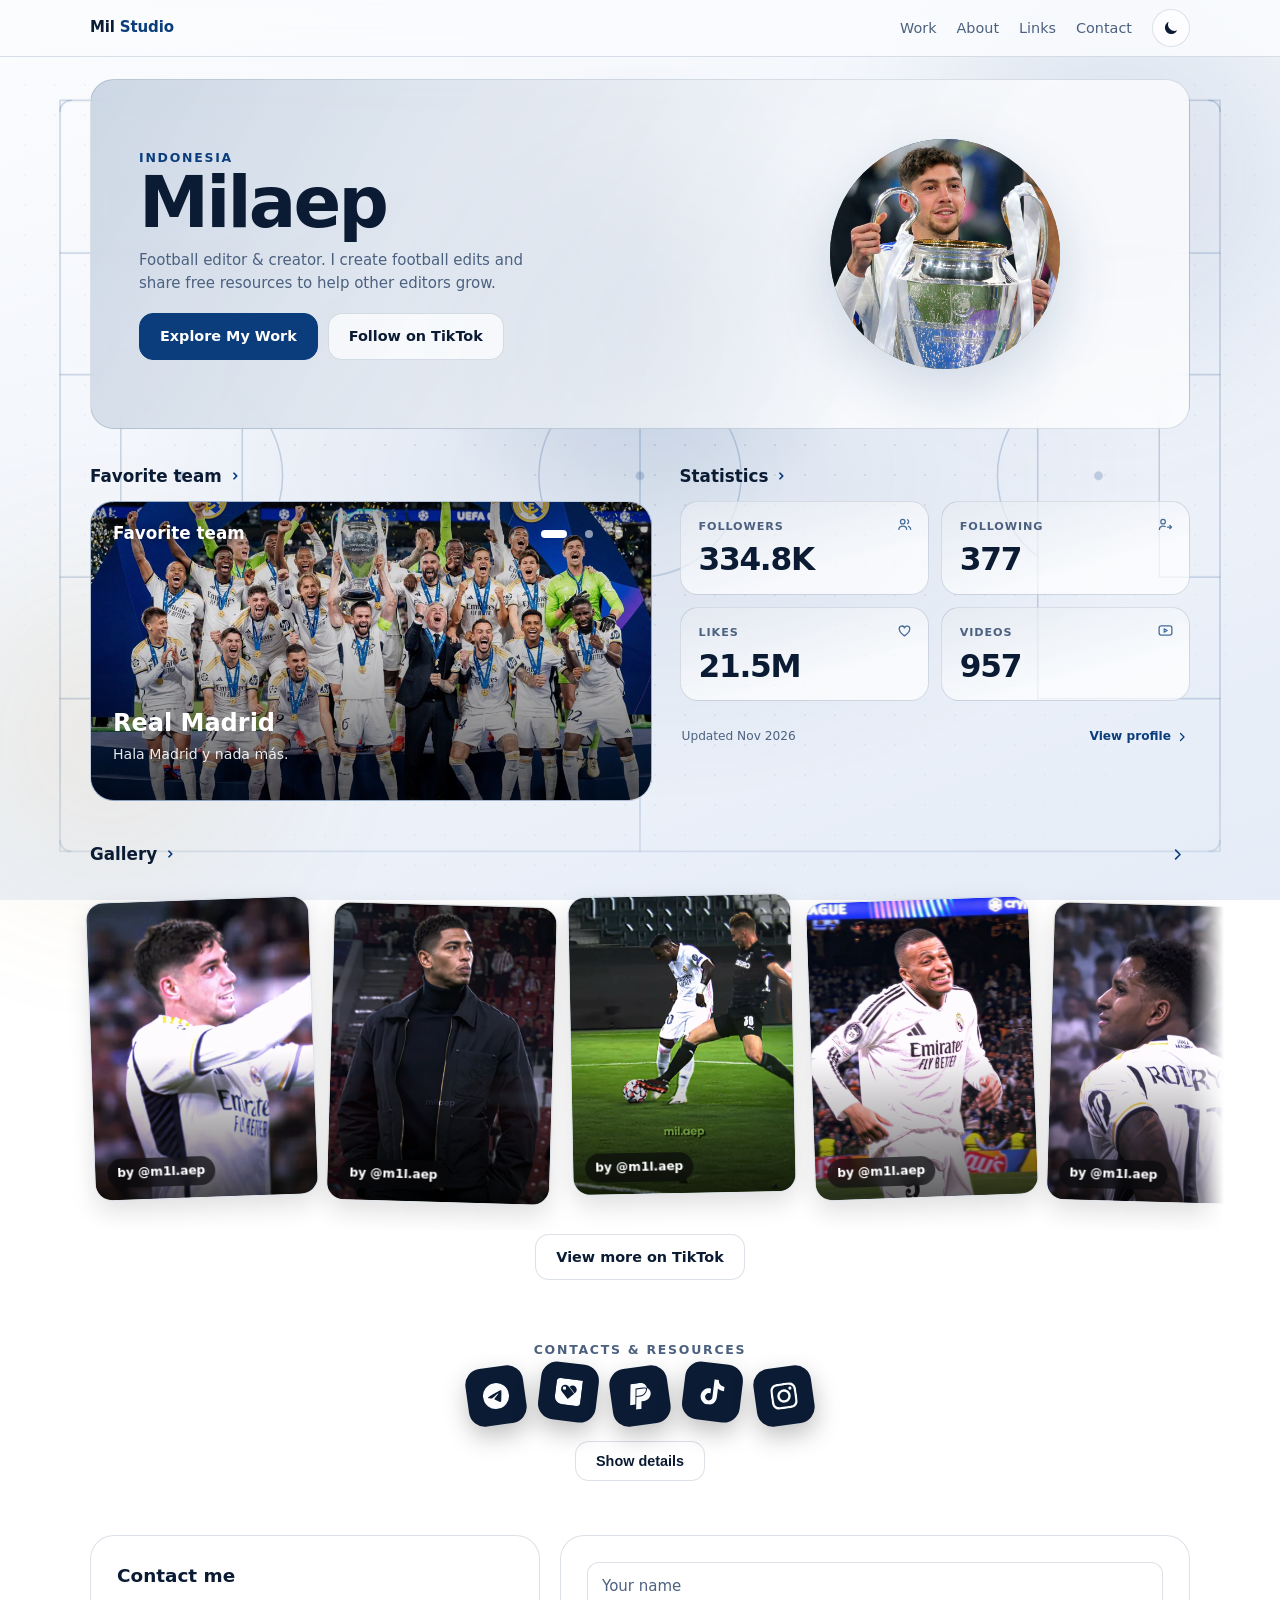
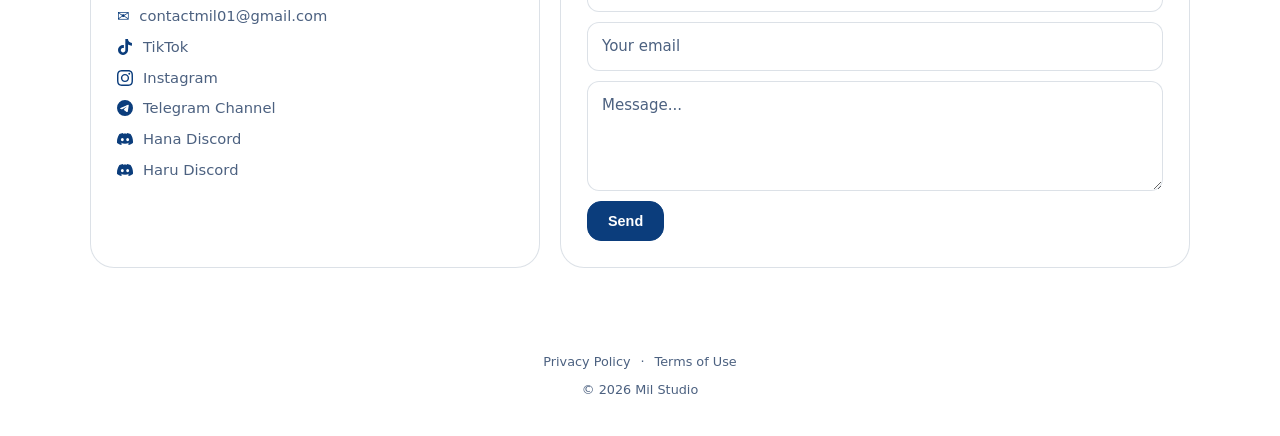
<file: index.html>
<!DOCTYPE html>
<html lang="en" data-theme="pitch">
<head>
<meta charset="utf-8">
<meta name="viewport" content="width=device-width, initial-scale=1, viewport-fit=cover">
<title>Mil Studio</title>
<meta name="description" content="Milaep is a football editor and creator from Indonesia sharing edits and free resources to help other editors grow.">
<link rel="canonical" href="https://milaep.github.io/milstudio/">
<meta property="og:title" content="Mil Studio — Football editor &amp; creator">
<meta property="og:description" content="Football edits, free comps, presets and a community for editors.">
<meta property="og:type" content="website">
<meta property="og:site_name" content="Mil Studio">
<meta property="og:url" content="https://milaep.github.io/milstudio/">
<meta property="og:image" content="https://milaep.github.io/milstudio/Images/avatar.jpeg">
<meta property="og:image:alt" content="Milaep">
<meta name="twitter:card" content="summary_large_image">
<meta name="twitter:title" content="Mil Studio — Football editor &amp; creator">
<meta name="twitter:description" content="Football edits, free comps, presets and a community for editors.">
<meta name="twitter:image" content="https://milaep.github.io/milstudio/Images/avatar.jpeg">
<meta name="twitter:image:alt" content="Milaep">
<meta name="theme-color" content="#FBFCFE">
<!-- If you move to a custom domain, update the three absolute URLs above + sitemap.xml + robots.txt -->
<script type="application/ld+json">
{"@context":"https://schema.org","@type":"Person","name":"Milaep","alternateName":"Mil Studio","jobTitle":"Football editor & content creator","description":"Football editor and creator sharing football edits, free comps and editing presets.","url":"https://milaep.github.io/milstudio/","image":"https://milaep.github.io/milstudio/Images/avatar.jpeg","sameAs":["https://tiktok.com/@m1l.aep","https://instagram.com/m1l.aep"]}
</script>
<link rel="icon" href="data:image/svg+xml,%3Csvg xmlns='http://www.w3.org/2000/svg' viewBox='0 0 64 64'%3E%3Crect width='64' height='64' rx='16' fill='%230B3D7C'/%3E%3Ctext x='32' y='44' font-size='36' font-family='sans-serif' font-weight='800' text-anchor='middle' fill='%23F6C445'%3EM%3C/text%3E%3C/svg%3E">
<script>(function(){try{var t=localStorage.getItem("mil-theme");if(t!=="night"&&t!=="pitch")t=matchMedia("(prefers-color-scheme: dark)").matches?"night":"pitch";document.documentElement.dataset.theme=t;var m=document.querySelector('meta[name="theme-color"]');if(m)m.content=t==="night"?"#09090B":"#FBFCFE"}catch(e){}})()</script>
<link rel="stylesheet" href="style.css">
</head>
<body>
<div class="bg" aria-hidden="true"><div class="pitch" id="pitch"><svg class="lines" viewBox="0 0 1050 680" fill="none"><rect x="0" y="0" width="1050" height="680"/><path d="M525 0V680"/><circle cx="525" cy="340" r="91.5"/><circle cx="525" cy="340" r="4" fill="currentColor" stroke="none"/><g><path d="M0 138.4h165v403.2H0"/><path d="M0 248.4h55v183.2H0"/><circle cx="110" cy="340" r="4" fill="currentColor" stroke="none"/><path d="M165 266.9a91.5 91.5 0 0 1 0 146.2"/></g><g transform="translate(1050 0) scale(-1 1)"><path d="M0 138.4h165v403.2H0"/><path d="M0 248.4h55v183.2H0"/><circle cx="110" cy="340" r="4" fill="currentColor" stroke="none"/><path d="M165 266.9a91.5 91.5 0 0 1 0 146.2"/></g><path d="M0 10a10 10 0 0 1 10-10"/><path d="M1040 0a10 10 0 0 1 10 10"/><path d="M1050 670a10 10 0 0 1-10 10"/><path d="M10 680a10 10 0 0 1-10-10"/></svg></div><div class="dots"></div><div class="orb a"></div><div class="orb b"></div></div>
<div class="spot" id="spot" aria-hidden="true"></div>

<header class="top"><div class="in">
 <a class="brand" href="#top">Mil <span>Studio</span></a>
 <nav class="nl" id="nl" aria-label="Main"><a href="#gallery">Work</a><a href="#about">About</a><a href="#links">Links</a><a href="#contact">Contact</a></nav>
 <button class="tbtn" id="theme" type="button" aria-label="Dark mode" aria-pressed="false" title="Switch to dark mode">
  <svg class="i-moon" viewBox="0 0 24 24" aria-hidden="true"><path d="M20.2 15.1A8.5 8.5 0 0 1 8.9 3.8 8.5 8.5 0 1 0 20.2 15Z"/></svg>
  <svg class="i-sun" viewBox="0 0 24 24" aria-hidden="true"><circle cx="12" cy="12" r="4.2"/><path d="M12 2v2.4M12 19.6V22M2 12h2.4M19.6 12H22M4.9 4.9l1.7 1.7M17.4 17.4l1.7 1.7M19.1 4.9l-1.7 1.7M6.6 17.4l-1.7 1.7"/></svg>
 </button>
 <button class="burger" id="burger" aria-label="Toggle menu" aria-expanded="false">☰</button>
</div></header>

<main class="page" id="top">
 <section class="card hero rv in" id="about">
  <div>
   <div class="eyebrow" id="loc"></div>
   <h1 id="name"></h1>
   <p id="bio"></p>
   <div class="btns"><a class="btn p" href="#gallery">Explore My Work</a><a class="btn" id="tt" target="_blank" rel="noopener noreferrer">Follow on TikTok</a></div>
  </div>
     <div class="art"><div class="disc"><img src="Images/avatar.jpeg" alt="Milaep"></div></div>
 </section>

 <div class="cols" id="club">
  <div class="rv">
   <h2>Favorite team</h2><div id="feat"></div>
  </div>
  <div class="rv">
   <h2>Statistics</h2>
   <div class="stats" id="stats"></div>
  </div>
 </div>

 <section class="gal rv" id="gallery" aria-labelledby="gh">
  <div class="ghead">
   <h2 id="gh">Gallery</h2>
   <div class="gnav">
    <button class="gbtn" id="gprev" aria-label="Scroll gallery left" aria-controls="strip" disabled><svg viewBox="0 0 24 24" aria-hidden="true"><path d="M15 5l-7 7 7 7"/></svg></button>
    <button class="gbtn" id="gnext" aria-label="Scroll gallery right" aria-controls="strip"><svg viewBox="0 0 24 24" aria-hidden="true"><path d="M9 5l7 7-7 7"/></svg></button>
   </div>
  </div>
  <div class="strip" id="strip" tabindex="0" aria-label="Edits gallery"></div>
  <a class="btn gmore" id="more" target="_blank" rel="noopener noreferrer">View more on TikTok</a>
 </section>

 <section class="dock rv" id="links">
  <span class="eyebrow c">Contacts &amp; resources</span>
  <div class="row" id="dock"></div>
  <button class="btn" id="showd" aria-expanded="false" aria-controls="det">Show details</button>
  <div class="det" id="det"></div>
 </section>

 <section class="cont" id="contact">
  <div class="card rv"><h3>Contact me</h3><div id="ci"></div></div>
  <form class="card rv" id="form">
   <input name="name" placeholder="Your name" aria-label="Your name" required autocomplete="name">
   <input name="email" type="email" placeholder="Your email" aria-label="Your email" required autocomplete="email">
   <textarea name="message" placeholder="Message..." aria-label="Message" required></textarea>
   <button class="btn p" type="submit">Send</button>
  </form>
 </section>
</main>
<div class="md" id="md" role="dialog" aria-modal="true" aria-label="Video preview"><div class="mb"><iframe id="mf" title="TikTok video preview" allow="fullscreen"></iframe><div class="mr"><a class="btn p" id="mo" target="_blank" rel="noopener noreferrer">Open on TikTok</a><button class="btn" id="mx">Close</button></div></div></div>
<footer>
 <nav class="flinks" aria-label="Legal">
  <a href="privacy.html">Privacy Policy</a>
  <span aria-hidden="true">·</span>
  <a href="terms.html">Terms of Use</a>
 </nav>
 <p>© <span id="yr"></span> Mil Studio</p>
</footer>

<script src="config.js"></script>
<script src="icons.js"></script>
<script src="script.js"></script>
</body>
</html>
</file>
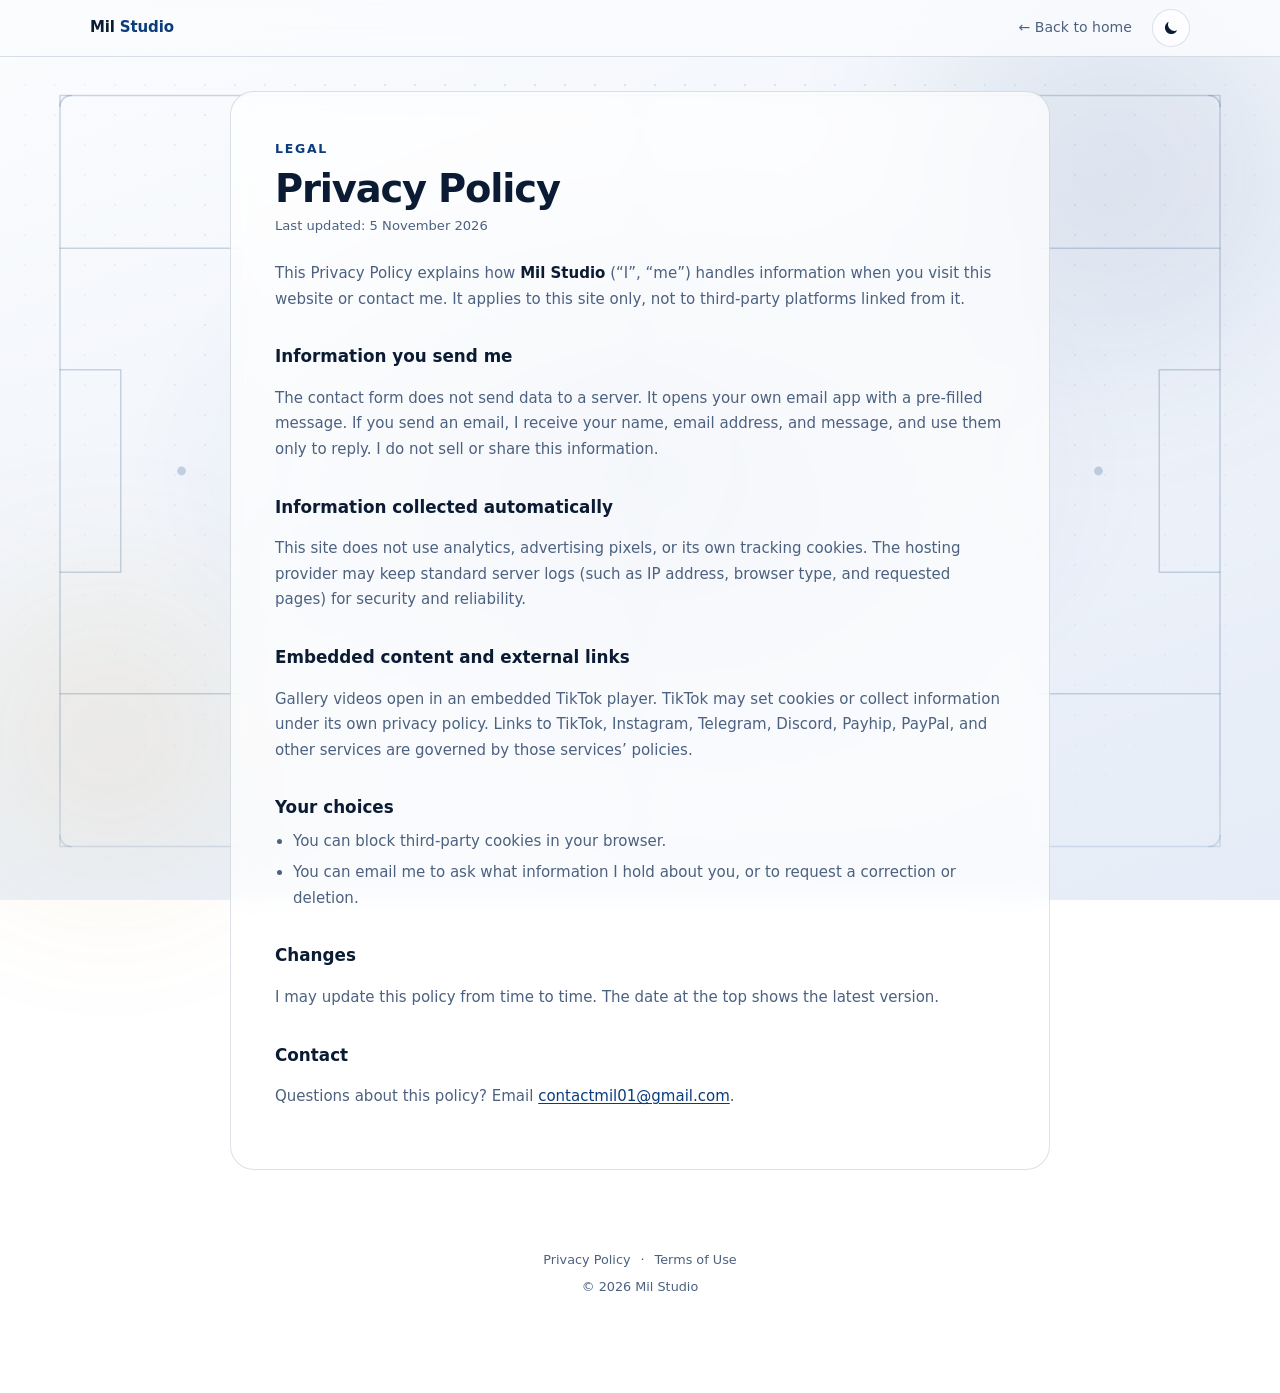
<file: privacy.html>
<!DOCTYPE html>
<html lang="en" data-theme="pitch">
<head>
<meta charset="utf-8">
<meta name="viewport" content="width=device-width, initial-scale=1, viewport-fit=cover">
<title>Privacy Policy — Mil Studio</title>
<meta name="description" content="How Mil Studio handles information when you visit the site or get in touch.">
<meta name="theme-color" content="#FBFCFE">
<link rel="icon" href="data:image/svg+xml,%3Csvg xmlns='http://www.w3.org/2000/svg' viewBox='0 0 64 64'%3E%3Crect width='64' height='64' rx='16' fill='%230B3D7C'/%3E%3Ctext x='32' y='44' font-size='36' font-family='sans-serif' font-weight='800' text-anchor='middle' fill='%23F6C445'%3EM%3C/text%3E%3C/svg%3E">
<script>(function(){try{var t=localStorage.getItem("mil-theme");if(t!=="night"&&t!=="pitch")t=matchMedia("(prefers-color-scheme: dark)").matches?"night":"pitch";document.documentElement.dataset.theme=t;var m=document.querySelector('meta[name="theme-color"]');if(m)m.content=t==="night"?"#09090B":"#FBFCFE"}catch(e){}})()</script>
<link rel="stylesheet" href="style.css">
</head>
<body>
<div class="bg" aria-hidden="true"><div class="pitch"><svg class="lines" viewBox="0 0 1050 680" fill="none"><rect x="0" y="0" width="1050" height="680"/><path d="M525 0V680"/><circle cx="525" cy="340" r="91.5"/><circle cx="525" cy="340" r="4" fill="currentColor" stroke="none"/><g><path d="M0 138.4h165v403.2H0"/><path d="M0 248.4h55v183.2H0"/><circle cx="110" cy="340" r="4" fill="currentColor" stroke="none"/><path d="M165 266.9a91.5 91.5 0 0 1 0 146.2"/></g><g transform="translate(1050 0) scale(-1 1)"><path d="M0 138.4h165v403.2H0"/><path d="M0 248.4h55v183.2H0"/><circle cx="110" cy="340" r="4" fill="currentColor" stroke="none"/><path d="M165 266.9a91.5 91.5 0 0 1 0 146.2"/></g><path d="M0 10a10 10 0 0 1 10-10"/><path d="M1040 0a10 10 0 0 1 10 10"/><path d="M1050 670a10 10 0 0 1-10 10"/><path d="M10 680a10 10 0 0 1-10-10"/></svg></div><div class="dots"></div><div class="orb a"></div><div class="orb b"></div></div>

<header class="top"><div class="in">
 <a class="brand" href="index.html">Mil <span>Studio</span></a>
 <a class="legal-back" href="index.html">← Back to home</a>
 <button class="tbtn" id="theme" type="button" aria-label="Dark mode" aria-pressed="false" title="Switch to dark mode">
  <svg class="i-moon" viewBox="0 0 24 24" aria-hidden="true"><path d="M20.2 15.1A8.5 8.5 0 0 1 8.9 3.8 8.5 8.5 0 1 0 20.2 15Z"/></svg>
  <svg class="i-sun" viewBox="0 0 24 24" aria-hidden="true"><circle cx="12" cy="12" r="4.2"/><path d="M12 2v2.4M12 19.6V22M2 12h2.4M19.6 12H22M4.9 4.9l1.7 1.7M17.4 17.4l1.7 1.7M19.1 4.9l-1.7 1.7M6.6 17.4l-1.7 1.7"/></svg>
 </button>
</div></header>

<main class="page legal" id="top">
 <article class="card legal-card">
  <span class="eyebrow">Legal</span>
  <h1>Privacy Policy</h1>
  <p class="legal-updated">Last updated: 5 November 2026</p>

  <p>This Privacy Policy explains how <strong>Mil Studio</strong> (“I”, “me”) handles information when you visit this website or contact me. It applies to this site only, not to third-party platforms linked from it.</p>

  <h2>Information you send me</h2>
  <p>The contact form does not send data to a server. It opens your own email app with a pre-filled message. If you send an email, I receive your name, email address, and message, and use them only to reply. I do not sell or share this information.</p>

  <h2>Information collected automatically</h2>
  <p>This site does not use analytics, advertising pixels, or its own tracking cookies. The hosting provider may keep standard server logs (such as IP address, browser type, and requested pages) for security and reliability.</p>

  <h2>Embedded content and external links</h2>
  <p>Gallery videos open in an embedded TikTok player. TikTok may set cookies or collect information under its own privacy policy. Links to TikTok, Instagram, Telegram, Discord, Payhip, PayPal, and other services are governed by those services’ policies.</p>

  <h2>Your choices</h2>
  <ul>
   <li>You can block third-party cookies in your browser.</li>
   <li>You can email me to ask what information I hold about you, or to request a correction or deletion.</li>
  </ul>

  <h2>Changes</h2>
  <p>I may update this policy from time to time. The date at the top shows the latest version.</p>

  <h2>Contact</h2>
  <p>Questions about this policy? Email <a href="mailto:contactmil01@gmail.com">contactmil01@gmail.com</a>.</p>
 </article>

 <footer>
  <nav class="flinks" aria-label="Legal">
   <a href="privacy.html" aria-current="page">Privacy Policy</a>
   <span aria-hidden="true">·</span>
   <a href="terms.html">Terms of Use</a>
  </nav>
  <p>© <span id="yr"></span> Mil Studio</p>
 </footer>
</main>

<script>(function(){var root=document.documentElement,btn=document.getElementById("theme"),meta=document.querySelector('meta[name="theme-color"]');
function apply(t,p){var d=t==="night";root.dataset.theme=d?"night":"pitch";if(btn){btn.setAttribute("aria-pressed",d);btn.title=d?"Switch to light mode":"Switch to dark mode"}if(meta)meta.content=d?"#09090B":"#FBFCFE";if(p){try{localStorage.setItem("mil-theme",d?"night":"pitch")}catch(e){}}}
var saved=null;try{saved=localStorage.getItem("mil-theme")}catch(e){}
apply(saved==="night"||saved==="pitch"?saved:(matchMedia("(prefers-color-scheme: dark)").matches?"night":"pitch"));
if(btn)btn.addEventListener("click",function(){apply(root.dataset.theme==="night"?"pitch":"night",true)});
var y=document.getElementById("yr");if(y)y.textContent=new Date().getFullYear();})();</script>
</body>
</html>
</file>
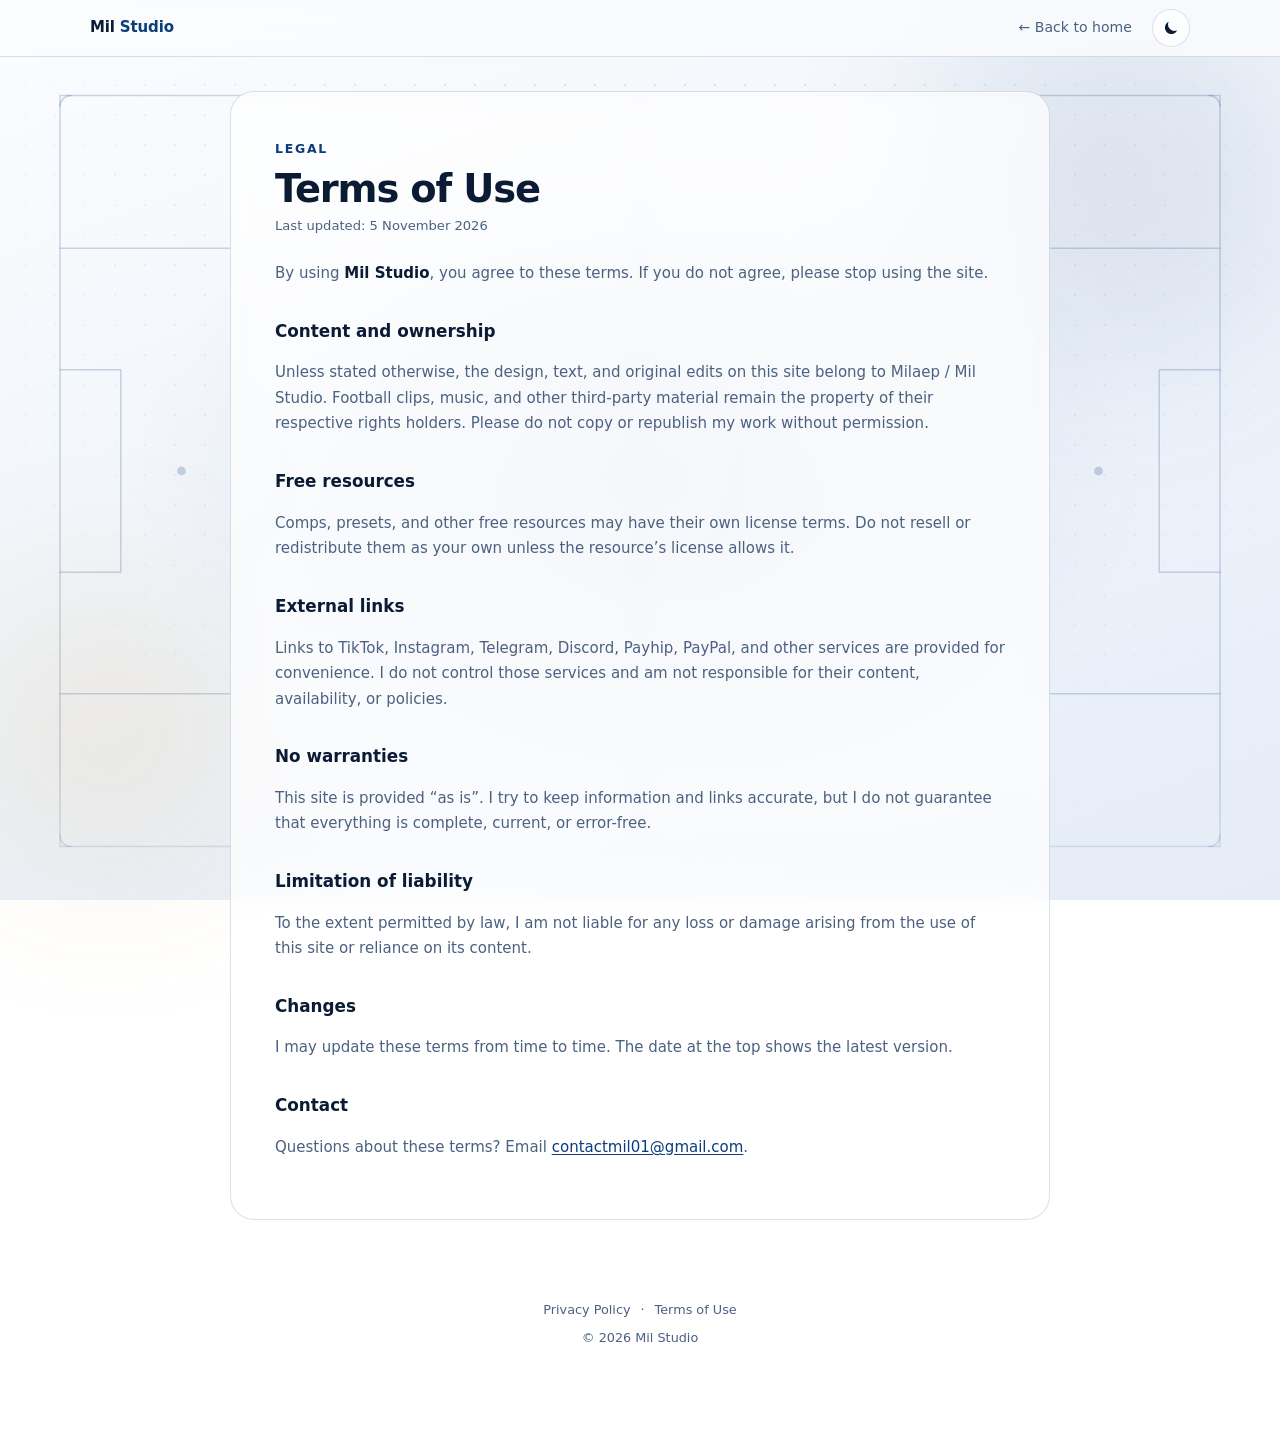
<file: terms.html>
<!DOCTYPE html>
<html lang="en" data-theme="pitch">
<head>
<meta charset="utf-8">
<meta name="viewport" content="width=device-width, initial-scale=1, viewport-fit=cover">
<title>Terms of Use — Mil Studio</title>
<meta name="description" content="The terms that apply when you use the Mil Studio website.">
<meta name="theme-color" content="#FBFCFE">
<link rel="icon" href="data:image/svg+xml,%3Csvg xmlns='http://www.w3.org/2000/svg' viewBox='0 0 64 64'%3E%3Crect width='64' height='64' rx='16' fill='%230B3D7C'/%3E%3Ctext x='32' y='44' font-size='36' font-family='sans-serif' font-weight='800' text-anchor='middle' fill='%23F6C445'%3EM%3C/text%3E%3C/svg%3E">
<script>(function(){try{var t=localStorage.getItem("mil-theme");if(t!=="night"&&t!=="pitch")t=matchMedia("(prefers-color-scheme: dark)").matches?"night":"pitch";document.documentElement.dataset.theme=t;var m=document.querySelector('meta[name="theme-color"]');if(m)m.content=t==="night"?"#09090B":"#FBFCFE"}catch(e){}})()</script>
<link rel="stylesheet" href="style.css">
</head>
<body>
<div class="bg" aria-hidden="true"><div class="pitch"><svg class="lines" viewBox="0 0 1050 680" fill="none"><rect x="0" y="0" width="1050" height="680"/><path d="M525 0V680"/><circle cx="525" cy="340" r="91.5"/><circle cx="525" cy="340" r="4" fill="currentColor" stroke="none"/><g><path d="M0 138.4h165v403.2H0"/><path d="M0 248.4h55v183.2H0"/><circle cx="110" cy="340" r="4" fill="currentColor" stroke="none"/><path d="M165 266.9a91.5 91.5 0 0 1 0 146.2"/></g><g transform="translate(1050 0) scale(-1 1)"><path d="M0 138.4h165v403.2H0"/><path d="M0 248.4h55v183.2H0"/><circle cx="110" cy="340" r="4" fill="currentColor" stroke="none"/><path d="M165 266.9a91.5 91.5 0 0 1 0 146.2"/></g><path d="M0 10a10 10 0 0 1 10-10"/><path d="M1040 0a10 10 0 0 1 10 10"/><path d="M1050 670a10 10 0 0 1-10 10"/><path d="M10 680a10 10 0 0 1-10-10"/></svg></div><div class="dots"></div><div class="orb a"></div><div class="orb b"></div></div>

<header class="top"><div class="in">
 <a class="brand" href="index.html">Mil <span>Studio</span></a>
 <a class="legal-back" href="index.html">← Back to home</a>
 <button class="tbtn" id="theme" type="button" aria-label="Dark mode" aria-pressed="false" title="Switch to dark mode">
  <svg class="i-moon" viewBox="0 0 24 24" aria-hidden="true"><path d="M20.2 15.1A8.5 8.5 0 0 1 8.9 3.8 8.5 8.5 0 1 0 20.2 15Z"/></svg>
  <svg class="i-sun" viewBox="0 0 24 24" aria-hidden="true"><circle cx="12" cy="12" r="4.2"/><path d="M12 2v2.4M12 19.6V22M2 12h2.4M19.6 12H22M4.9 4.9l1.7 1.7M17.4 17.4l1.7 1.7M19.1 4.9l-1.7 1.7M6.6 17.4l-1.7 1.7"/></svg>
 </button>
</div></header>

<main class="page legal" id="top">
 <article class="card legal-card">
  <span class="eyebrow">Legal</span>
  <h1>Terms of Use</h1>
  <p class="legal-updated">Last updated: 5 November 2026</p>

  <p>By using <strong>Mil Studio</strong>, you agree to these terms. If you do not agree, please stop using the site.</p>

  <h2>Content and ownership</h2>
  <p>Unless stated otherwise, the design, text, and original edits on this site belong to Milaep / Mil Studio. Football clips, music, and other third-party material remain the property of their respective rights holders. Please do not copy or republish my work without permission.</p>

  <h2>Free resources</h2>
  <p>Comps, presets, and other free resources may have their own license terms. Do not resell or redistribute them as your own unless the resource’s license allows it.</p>

  <h2>External links</h2>
  <p>Links to TikTok, Instagram, Telegram, Discord, Payhip, PayPal, and other services are provided for convenience. I do not control those services and am not responsible for their content, availability, or policies.</p>

  <h2>No warranties</h2>
  <p>This site is provided “as is”. I try to keep information and links accurate, but I do not guarantee that everything is complete, current, or error-free.</p>

  <h2>Limitation of liability</h2>
  <p>To the extent permitted by law, I am not liable for any loss or damage arising from the use of this site or reliance on its content.</p>

  <h2>Changes</h2>
  <p>I may update these terms from time to time. The date at the top shows the latest version.</p>

  <h2>Contact</h2>
  <p>Questions about these terms? Email <a href="mailto:contactmil01@gmail.com">contactmil01@gmail.com</a>.</p>
 </article>

 <footer>
  <nav class="flinks" aria-label="Legal">
   <a href="privacy.html">Privacy Policy</a>
   <span aria-hidden="true">·</span>
   <a href="terms.html" aria-current="page">Terms of Use</a>
  </nav>
  <p>© <span id="yr"></span> Mil Studio</p>
 </footer>
</main>

<script>(function(){var root=document.documentElement,btn=document.getElementById("theme"),meta=document.querySelector('meta[name="theme-color"]');
function apply(t,p){var d=t==="night";root.dataset.theme=d?"night":"pitch";if(btn){btn.setAttribute("aria-pressed",d);btn.title=d?"Switch to light mode":"Switch to dark mode"}if(meta)meta.content=d?"#09090B":"#FBFCFE";if(p){try{localStorage.setItem("mil-theme",d?"night":"pitch")}catch(e){}}}
var saved=null;try{saved=localStorage.getItem("mil-theme")}catch(e){}
apply(saved==="night"||saved==="pitch"?saved:(matchMedia("(prefers-color-scheme: dark)").matches?"night":"pitch"));
if(btn)btn.addEventListener("click",function(){apply(root.dataset.theme==="night"?"pitch":"night",true)});
var y=document.getElementById("yr");if(y)y.textContent=new Date().getFullYear();})();</script>
</body>
</html>
</file>
<file: style.css>
:root{box-sizing:border-box;padding-top:env(safe-area-inset-top,0px);padding-bottom:env(safe-area-inset-bottom,0px)}
/* ===== Real Madrid palette (REAL MADRID LOOK) =====
   The original green values are kept in the comments right below each line, so rolling back = copy/paste those.
   pitch (light): white kit / navy crest   night (dark): 23/24 third kit — black shirt, gold crest, steel-blue stripes */
:root[data-theme=pitch]{color-scheme:light;--bg1:#FBFCFE;--bg2:#E5ECF7;--card:rgba(255,255,255,.72);--bd:rgba(12,44,88,.14);--text:#0A1B33;--muted:#4C6180;--acc:#0B3D7C;--acc2:#B8860B;--on:#fff;--nav:rgba(251,252,254,.82);--glow:rgba(11,61,124,.18);--line:rgba(11,61,124,.20);--tint:#0B3D7C}
:root[data-theme=night]{color-scheme:dark;--bg1:#09090B;--bg2:#16171A;--card:rgba(255,255,255,.055);--bd:rgba(255,255,255,.13);--text:#F3EFE6;--muted:#A6A296;--acc:#D5A34A;--acc2:#93A6BD;--on:#0A0A0C;--nav:rgba(9,9,11,.82);--glow:rgba(213,163,74,.22);--line:rgba(147,166,189,.36);--tint:#2E2415}
/* night = 23/24 third kit: black shirt, gold crest, steel-blue stripes */
/* old light: --bg1:#EEF5EA;--bg2:#CFE7D3;--card:rgba(255,255,255,.62);--bd:rgba(20,40,30,.13);--text:#14231B;--muted:#4C6155;--acc:#1E9E5A;--acc2:#F2A93B;--on:#fff;--nav:rgba(238,245,234,.8);--glow:rgba(30,158,90,.25) */
/* old dark:  --bg1:#08120D;--bg2:#11251A;--card:rgba(255,255,255,.055);--bd:rgba(255,255,255,.12);--text:#EAF5EE;--muted:#A1B7A9;--acc:#45DE84;--acc2:#F4B860;--on:#06120B;--nav:rgba(8,18,13,.8);--glow:rgba(69,222,132,.22) */
:root[data-theme=midnight]{color-scheme:dark;--bg1:#0A1020;--bg2:#15264A;--card:rgba(255,255,255,.06);--bd:rgba(255,255,255,.13);--text:#EAF0FF;--muted:#9FB0D0;--acc:#4DA3FF;--acc2:#FFC857;--on:#07101F;--nav:rgba(10,16,32,.75);--glow:rgba(77,163,255,.25);--line:rgba(214,226,245,.13);--tint:#4DA3FF}
:root[data-theme=dusk]{color-scheme:dark;--bg1:#1A1030;--bg2:#0F3B45;--card:rgba(255,255,255,.07);--bd:rgba(255,255,255,.14);--text:#F4EEFF;--muted:#BDB3D6;--acc:#FF7A59;--acc2:#5EE6C8;--on:#1A1030;--nav:rgba(26,16,48,.75);--glow:rgba(255,122,89,.22);--line:rgba(244,238,255,.13);--tint:#FF7A59}
*,*::before,*::after{box-sizing:inherit}
html{scroll-behavior:smooth;scroll-padding-top:76px}
body{margin:0;min-height:100vh;color:var(--text);background:linear-gradient(160deg,var(--bg1),var(--bg2)) fixed;font:400 15px/1.55 "Segoe UI",system-ui,-apple-system,Helvetica,Arial,sans-serif;overflow-x:hidden;transition:background .5s}
a{color:inherit;text-decoration:none}
.bg{position:fixed;inset:-80px;z-index:-1;pointer-events:none}
.pitch{position:absolute;inset:0;will-change:transform;-webkit-mask-image:linear-gradient(to bottom,transparent 0,#000 16%,#000 80%,transparent 100%);mask-image:linear-gradient(to bottom,transparent 0,#000 16%,#000 80%,transparent 100%)}
/* ROLLBACK (old background): replace the .pitch / .pitch::after rules with these, and swap the .bg markup back.
   .pitch i{position:absolute;border:1.5px solid var(--bd);border-radius:50%;left:50%;top:38%;transform:translate(-50%,-50%)}
   .pitch i:nth-child(1){width:560px;height:560px}.pitch i:nth-child(2){width:1100px;height:1100px;opacity:.6}.pitch i:nth-child(3){width:16px;height:16px;background:var(--bd);border:0}
   .pitch b{position:absolute;left:0;right:0;top:38%;height:1.5px;background:var(--bd)}
   .bg markup: <div class="pitch" id="pitch"><i></i><i></i><i></i><b></b></div> */
.pitch .lines{position:absolute;left:50%;top:52%;width:min(1160px,97vw);height:auto;transform:translate(-50%,-50%);overflow:visible;color:var(--line);stroke:currentColor;stroke-width:1.5;stroke-linecap:round;stroke-linejoin:round}
.pitch .lines *{vector-effect:non-scaling-stroke}
.pitch::after{content:"";position:absolute;left:50%;top:52%;width:min(1160px,97vw);aspect-ratio:1050/680;transform:translate(-50%,-50%);background:radial-gradient(ellipse at 50% 50%,var(--glow),transparent 62%);opacity:.5;pointer-events:none}
.dots{position:absolute;inset:0;background-image:radial-gradient(var(--bd) 1px,transparent 1.5px);background-size:30px 30px;-webkit-mask-image:radial-gradient(ellipse at 50% 30%,#000,transparent 80%);mask-image:radial-gradient(ellipse at 50% 30%,#000,transparent 80%)}
.orb{position:absolute;border-radius:50%;filter:blur(80px);opacity:.5;animation:fl 16s ease-in-out infinite alternate}
.orb.a{width:380px;height:380px;background:var(--glow);right:4%;top:6%}.orb.b{width:320px;height:320px;background:color-mix(in srgb,var(--acc2) 16%,transparent);left:2%;bottom:8%;animation-delay:-7s}
@keyframes fl{to{transform:translate(30px,-40px)}}
.spot{position:fixed;left:0;top:0;width:520px;height:520px;margin:-260px 0 0 -260px;border-radius:50%;background:radial-gradient(circle,var(--glow),transparent 65%);pointer-events:none;z-index:-1}
.top{position:sticky;top:0;z-index:30;backdrop-filter:blur(14px);background:var(--nav);border-bottom:1px solid var(--bd)}
.top .in{width:min(1100px,100% - 32px);margin:0 auto;height:56px;display:flex;align-items:center;gap:20px}
.brand{font-weight:800;letter-spacing:-.01em}.brand span{color:var(--acc)}
.nl{display:flex;gap:20px;margin-left:auto;color:var(--muted);font-size:.9rem}.nl a:hover{color:var(--acc)}
.tbtn{width:38px;height:38px;flex:none;border-radius:50%;display:grid;place-items:center;border:1px solid var(--bd);background:var(--card);color:var(--text);cursor:pointer;transition:transform .2s,border-color .2s,background .2s,color .2s}
.tbtn:hover{transform:translateY(-1px);border-color:var(--acc);color:var(--acc)}
.tbtn svg{width:18px;height:18px;fill:none;stroke:currentColor;stroke-width:1.8;stroke-linecap:round;stroke-linejoin:round}
.tbtn .i-moon{fill:currentColor;stroke:none}
.tbtn .i-sun{display:none}.tbtn[aria-pressed=true] .i-moon{display:none}.tbtn[aria-pressed=true] .i-sun{display:block}
:root[data-theme=night] .tbtn .i-moon{display:none}:root[data-theme=night] .tbtn .i-sun{display:block}
:root[data-theme=night] .ic{background:rgba(255,255,255,.08);color:var(--text);border:1px solid var(--bd);box-shadow:0 10px 24px rgba(0,0,0,.3)}
:root[data-theme=night] .ic:hover{background:var(--acc);color:var(--on);border-color:var(--acc)}
.burger{display:none;background:none;border:1px solid var(--bd);color:var(--text);border-radius:10px;width:38px;height:38px;cursor:pointer;font-size:1.1rem}
.page{width:min(1100px,100% - 32px);margin:0 auto;padding:22px 0 60px}
.card{background:var(--card);border:1px solid var(--bd);border-radius:24px;backdrop-filter:blur(10px);transition:transform .3s,border-color .3s,box-shadow .3s}
.hero{position:relative;display:grid;grid-template-columns:1.2fr .8fr;gap:20px;align-items:center;min-height:300px;padding:44px 48px;overflow:hidden;background:linear-gradient(120deg,color-mix(in srgb,var(--tint) 20%,var(--card)),var(--card) 74%)}
.hero h1{font-size:clamp(2.6rem,7vw,4.4rem);margin:0;letter-spacing:-.04em;line-height:1}
.hero p{color:var(--muted);max-width:44ch;margin:.7em 0 1.2em}
.eyebrow{font-size:.78rem;letter-spacing:.14em;text-transform:uppercase;color:var(--acc);font-weight:700}
.btns{display:flex;gap:10px;flex-wrap:wrap}
.btn{display:inline-flex;align-items:center;gap:6px;padding:11px 20px;border-radius:14px;font-weight:700;font-size:.9rem;border:1px solid var(--bd);background:var(--card);color:var(--text);cursor:pointer;transition:transform .2s,box-shadow .2s,border-color .2s}
.btn:hover{transform:translateY(-2px);border-color:var(--acc)}.btn:active{transform:scale(.97)}
.btn.p{background:var(--acc);color:var(--on);border-color:var(--acc)}.btn.p:hover{box-shadow:0 8px 24px var(--glow)}
.btn.wide{width:100%;justify-content:center;background:var(--text);color:var(--bg1);border-color:var(--text)}
:is(a,button,input,textarea):focus-visible{outline:2px solid var(--acc2);outline-offset:3px}
.art{position:relative;height:260px;display:grid;place-items:center}
.art .disc{width:230px;height:230px;border-radius:50%;background:linear-gradient(150deg,var(--acc),var(--acc2));display:grid;place-items:center;font-size:7.5rem;font-weight:800;color:var(--on);box-shadow:0 20px 60px var(--glow);animation:bob 6s ease-in-out infinite alternate}
.art small{position:absolute;bottom:-6px;font-size:.7rem;color:var(--muted)}
@keyframes bob{to{transform:translateY(-12px) rotate(3deg)}}
.cols{display:grid;grid-template-columns:1.1fr 1fr;gap:28px;margin-top:34px;align-items:start}
h2{font-size:1.05rem;margin:0 0 12px;display:flex;align-items:center;gap:8px}h2::after{content:"";flex:none;width:6px;height:6px;border-top:2px solid var(--acc);border-right:2px solid var(--acc);border-radius:1px;transform:rotate(45deg);margin-left:1px}
.thumb{position:relative;overflow:hidden;background:linear-gradient(135deg,color-mix(in srgb,var(--acc) 35%,var(--bg2)),var(--bg2))}
.thumb i{position:absolute;inset:0;background:radial-gradient(circle at 25% 30%,color-mix(in srgb,var(--acc2) 45%,transparent),transparent 55%);transition:transform .6s}
.thumb img{position:absolute;inset:0;width:100%;height:100%;object-fit:cover}
.feat{height:300px;border-radius:24px;border:1px solid var(--bd)}
.feat .ov{position:absolute;inset:0;padding:22px;display:flex;flex-direction:column;justify-content:flex-end;background:linear-gradient(transparent 30%,rgba(0,0,0,.65));color:#fff}
.feat h3{margin:0;font-size:1.5rem}.feat p{margin:2px 0 12px;font-size:.88rem;opacity:.9}
.feat .tagt{position:absolute;top:18px;left:22px;font-weight:800;color:#fff;font-size:1.05rem}
.feat .btn{align-self:flex-start;background:var(--acc);color:var(--on);border-color:var(--acc)}
.gal{margin-top:38px}
.ghead{display:flex;align-items:center;justify-content:space-between;gap:10px;margin-bottom:2px}
.ghead h2{margin:0}
.gnav{display:flex;gap:6px}
.gbtn{width:26px;height:30px;border:0;background:none;color:var(--acc);cursor:pointer;display:grid;place-items:center;padding:0;transition:opacity .2s,transform .2s,color .2s}
.gbtn:hover{color:var(--acc2);transform:scale(1.12)}
.gbtn:disabled{opacity:0;pointer-events:none}
.gbtn svg{width:15px;height:15px;fill:none;stroke:currentColor;stroke-width:2.6;stroke-linecap:round;stroke-linejoin:round}
.strip{--edge:34px;display:flex;gap:16px;overflow-x:auto;overscroll-behavior-x:contain;scroll-snap-type:x mandatory;scroll-padding-inline:var(--edge);margin-inline:calc(-1*var(--edge));padding:28px var(--edge) 32px;scrollbar-width:none;user-select:none;cursor:grab;-webkit-overflow-scrolling:touch;-webkit-mask-image:linear-gradient(to right,transparent 0,#000 var(--edge),#000 calc(100% - var(--edge)),transparent 100%);mask-image:linear-gradient(to right,transparent 0,#000 var(--edge),#000 calc(100% - var(--edge)),transparent 100%)}
.strip::-webkit-scrollbar{display:none}
.strip:focus-visible{outline:2px solid var(--acc2);outline-offset:2px;border-radius:18px}
.strip.drag{cursor:grabbing;scroll-snap-type:none}
.gitem{position:relative;flex:none;width:clamp(150px,42vw,224px);aspect-ratio:3/4;border-radius:18px;overflow:hidden;border:1px solid var(--bd);background:var(--card);box-shadow:0 10px 26px rgba(0,0,0,.13);scroll-snap-align:start;transform:rotate(-2deg);transition:transform .35s cubic-bezier(.2,.8,.2,1),box-shadow .35s,border-color .35s;user-select:none;-webkit-user-drag:none}
.gitem:nth-child(3n+2){transform:rotate(1.6deg) translateY(5px)}
.gitem:nth-child(3n+3){transform:rotate(-1.1deg) translateY(-4px)}
.gitem:hover,.gitem:focus-visible{transform:translateY(-10px) scale(1.06) rotate(0deg);box-shadow:0 26px 54px rgba(0,0,0,.28);border-color:var(--acc);z-index:2}
.gthumb{position:absolute;inset:0;background:linear-gradient(145deg,color-mix(in srgb,var(--acc) 45%,var(--bg2)),var(--bg2))}
.gitem:nth-child(3n+2) .gthumb{background:linear-gradient(145deg,color-mix(in srgb,var(--acc2) 45%,var(--bg2)),var(--bg2))}
.gthumb img{position:absolute;inset:0;width:100%;height:100%;object-fit:cover;transition:transform .6s;pointer-events:none}
.gitem:hover .gthumb img{transform:scale(1.05)}
.gitem::after{content:"";position:absolute;inset:auto 0 0 0;height:48%;background:linear-gradient(transparent,rgba(0,0,0,.62));pointer-events:none}
.gph{position:absolute;inset:0;display:grid;place-items:center;color:#fff;font-size:2.2rem;opacity:.85;text-shadow:0 2px 14px rgba(0,0,0,.35)}
.gby{position:absolute;left:12px;bottom:12px;z-index:2;background:rgba(9,9,11,.66);color:#fff;font-size:.76rem;font-weight:700;padding:5px 10px;border-radius:999px;backdrop-filter:blur(6px);white-space:nowrap;max-width:calc(100% - 24px);overflow:hidden;text-overflow:ellipsis}
.gplay{position:absolute;right:12px;top:12px;z-index:2;width:34px;height:34px;border-radius:50%;display:grid;place-items:center;padding-left:2px;background:rgba(255,255,255,.92);color:#111;font-size:.72rem;opacity:0;transform:scale(.8);transition:opacity .25s,transform .25s}
.gitem:hover .gplay,.gitem:focus-visible .gplay{opacity:1;transform:scale(1)}
.gmore{display:flex;width:max-content;margin:4px auto 0}
.tabs{display:flex;gap:8px;flex-wrap:wrap;margin-bottom:14px}
.tab{flex:1;min-width:64px;padding:8px 6px;border-radius:14px;border:1px solid var(--bd);background:var(--card);color:var(--text);cursor:pointer;font-weight:700;font-size:.78rem;text-align:center;transition:.2s}
.tab small{display:block;font-weight:600;font-size:.68rem;color:var(--muted)}
.tab[aria-pressed=true]{background:var(--acc);color:var(--on);border-color:var(--acc)}.tab[aria-pressed=true] small{color:inherit;opacity:.8}
.stats{display:grid;grid-template-columns:1fr 1fr;gap:12px}
.stat{position:relative;padding:16px 18px 18px;border-radius:18px;border:1px solid var(--bd);overflow:hidden;background:linear-gradient(165deg,color-mix(in srgb,var(--acc) 8%,var(--card)),var(--card) 68%)}
.stat .k{display:block;padding-right:26px;font-size:.7rem;font-weight:700;letter-spacing:.08em;text-transform:uppercase;color:var(--muted)}
.stat .n{display:block;margin-top:8px;font-size:clamp(1.55rem,2.6vw,1.95rem);font-weight:800;letter-spacing:-.04em;line-height:1.05;font-variant-numeric:tabular-nums}
.stat .si{position:absolute;top:14px;right:15px;width:17px;height:17px;fill:none;stroke:var(--acc);stroke-width:1.8;stroke-linecap:round;stroke-linejoin:round;opacity:.75}
.stat-foot{grid-column:1/-1;display:flex;flex-wrap:wrap;align-items:center;justify-content:space-between;gap:6px 12px;margin:14px 2px 0;font-size:.76rem;color:var(--muted)}
.stat-foot a{display:inline-flex;align-items:center;gap:5px;font-weight:700;color:var(--acc);transition:color .2s}
.stat-foot a svg{width:12px;height:12px;fill:none;stroke:currentColor;stroke-width:2.6;stroke-linecap:round;stroke-linejoin:round;transition:transform .2s}
.stat-foot a:hover{color:var(--acc2)}
.stat-foot a:hover svg{transform:translateX(2px)}
@media(max-width:420px){
 .stats{gap:10px}
 .stat{padding:14px 15px 16px}
 .stat .k{font-size:.62rem;letter-spacing:.05em;padding-right:22px}
 .stat .si{width:15px;height:15px;top:12px;right:13px}
 .stat .n{font-size:1.45rem}
 .stat-foot{font-size:.72rem}
}
.dock{text-align:center;margin-top:60px}
.dock .row{display:flex;flex-wrap:wrap;justify-content:center;gap:clamp(8px,2.2vw,14px);margin:6px 0 16px}
.ic{width:clamp(44px,14.5vw,58px);height:clamp(44px,14.5vw,58px);border-radius:clamp(12px,3.4vw,16px);display:grid;place-items:center;font-size:1.4rem;background:var(--text);color:var(--bg1);box-shadow:0 10px 24px rgba(0,0,0,.25);transition:transform .25s}
.ic svg{width:clamp(20px,5.6vw,26px);height:clamp(20px,5.6vw,26px)}.res .e svg{width:22px;height:22px}.crow em svg{width:16px;height:16px;vertical-align:-3px}
.ic:nth-child(odd){transform:rotate(-8deg)}.ic:nth-child(even){transform:rotate(7deg) translateY(-4px)}.ic:hover{transform:translateY(-8px) scale(1.1);background:var(--acc);color:var(--on)}
.eyebrow.c{display:block;margin-bottom:8px;color:var(--muted)}
.det{display:none;grid-template-columns:repeat(auto-fit,minmax(250px,1fr));gap:14px;margin-top:22px;text-align:left}.det.open{display:grid}
.res{display:flex;align-items:center;gap:14px;padding:16px 18px}.res:hover{transform:translateY(-4px);border-color:var(--acc);box-shadow:0 12px 30px var(--glow)}
.res .e{flex:none;width:42px;height:42px;border-radius:12px;display:grid;place-items:center;background:color-mix(in srgb,var(--acc) 18%,transparent);color:var(--acc);font-size:1.1rem}
.res b{display:block}.res span{color:var(--muted);font-size:.84rem}.res .go{margin-left:auto;color:var(--acc);font-weight:800}
.cont{display:grid;grid-template-columns:1fr 1.4fr;gap:20px;margin-top:54px}
.cont .card{padding:26px}.cont h3{margin:0 0 14px;font-size:1.15rem}
.crow{display:flex;align-items:center;gap:10px;margin:8px 0;color:var(--muted);font-size:.92rem}.crow a:hover{color:var(--acc)}.crow em{font-style:normal;color:var(--acc)}
input,textarea{display:block;width:100%;margin-bottom:10px;padding:12px 14px;border-radius:12px;border:1px solid var(--bd);background:var(--card);color:var(--text);font:inherit}
textarea{min-height:110px;resize:vertical}::placeholder{color:var(--muted)}
.md{position:fixed;inset:0;z-index:50;display:none;place-items:center;background:rgba(9,9,11,.74);backdrop-filter:blur(6px);padding:16px}.md.open{display:grid}
.mb{width:min(360px,100%);background:var(--bg1);border-radius:24px;padding:12px;border:1px solid var(--bd)}.mb iframe{width:100%;height:min(640px,70vh);border:0;border-radius:16px;display:block;background:#000}.mr{display:flex;gap:8px;justify-content:space-between;margin-top:10px}
.feat .slide{position:absolute;inset:0;opacity:0;transition:opacity .8s}.feat .slide.on{opacity:1}
.feat::before{content:"";position:absolute;inset:0 0 60% 0;background:linear-gradient(rgba(0,0,0,.35),transparent);z-index:1;pointer-events:none}
.feat .tagt,.feat .pills{z-index:2}.feat .tagt{text-shadow:0 1px 6px rgba(0,0,0,.4)}
.feat .slide:nth-child(2) i{background:radial-gradient(circle at 70% 30%,color-mix(in srgb,var(--acc) 55%,transparent),transparent 60%)}
.feat .slide:nth-child(3) i{background:radial-gradient(circle at 40% 70%,color-mix(in srgb,var(--acc2) 55%,transparent),transparent 60%)}
.feat .ph{position:absolute;left:50%;top:42%;transform:translate(-50%,-50%);color:#fff;opacity:.8;font-size:.8rem;letter-spacing:.06em;text-shadow:0 1px 6px rgba(0,0,0,.4)}
.pills{position:absolute;top:20px;right:20px;display:flex;gap:6px}.feat{cursor:pointer}
.pl{position:relative;width:24px;height:24px;border:0;padding:0;background:none;cursor:pointer}
.pl::before{content:"";position:absolute;left:50%;top:50%;transform:translate(-50%,-50%);width:8px;height:8px;border-radius:99px;background:rgba(255,255,255,.55);transition:width .3s,background .3s}
.pl.on{width:34px}.pl.on::before{width:26px;background:#fff}
footer{text-align:center;color:var(--muted);font-size:.8rem;padding:24px 0 36px}
footer p{margin:0}
.flinks{display:flex;align-items:center;justify-content:center;gap:10px;margin-bottom:8px}
.flinks a{color:var(--muted);transition:color .2s}
.flinks a:hover{color:var(--acc)}
.legal{max-width:820px;padding-top:34px}
.legal-back{margin-left:auto;color:var(--muted);font-size:.88rem;transition:color .2s}
.legal-back:hover{color:var(--acc)}
.legal-card{padding:clamp(24px,4vw,44px);line-height:1.7}
.legal-card h1{font-size:clamp(1.8rem,4vw,2.4rem);letter-spacing:-.03em;line-height:1.15;margin:.15em 0 .1em}
.legal-updated{color:var(--muted);font-size:.82rem;margin:0 0 1.8em}
.legal-card h2{display:block;font-size:1.05rem;margin:1.8em 0 .45em;color:var(--text)}
.legal-card h2::after{display:none}
.legal-card p,.legal-card li{color:var(--muted)}
.legal-card ul{padding-left:1.2em;margin:.4em 0}
.legal-card li{margin:.35em 0}
.legal-card a{color:var(--acc);text-decoration:underline;text-underline-offset:2px}
.legal-card .btn{color:var(--text);text-decoration:none}
.legal-card .btn.p{color:var(--on)}
.legal-card strong{color:var(--text)}
.err h1{font-size:clamp(1.9rem,5vw,2.7rem);margin:.1em 0 .35em}
.err .btns{margin-top:1.6em}
.legal footer{margin-top:clamp(28px,6vw,56px)}
.rv{opacity:0;transform:translateY(24px);transition:opacity .8s,transform .8s}.rv.in{opacity:1;transform:none}
   .art .disc img{width:100%;height:100%;object-fit:cover;border-radius:50%}
@media(min-width:861px){
 .cols{align-items:stretch}.cols>div:first-child{display:flex;flex-direction:column}.cols>div:first-child #feat{flex:1;display:flex}.cols>div:first-child .feat{flex:1;height:auto;min-height:300px}
}
@media(max-width:860px){
 .nl{display:none;position:absolute;top:56px;left:0;right:0;flex-direction:column;gap:0;margin:0;background:var(--nav);border-bottom:1px solid var(--bd);backdrop-filter:blur(14px)}.nl.open{display:flex}.nl a{padding:14px 20px}
 .burger{display:block;margin-left:0}.tbtn{margin-left:auto}
 .hero{grid-template-columns:1fr;padding:30px 24px}.art{order:-1;height:190px}.art .disc{width:160px;height:160px;font-size:5rem}
 .cols,.cont{grid-template-columns:1fr}.feat{height:240px}
 .gal{margin-top:30px}.strip{--edge:24px;padding:24px var(--edge) 28px;gap:14px}.gitem{width:clamp(142px,40vw,180px)}
}
@media(prefers-reduced-motion:reduce){*,*::before,*::after{animation:none!important;transition:none!important}html{scroll-behavior:auto}.rv{opacity:1;transform:none}}
</file>
